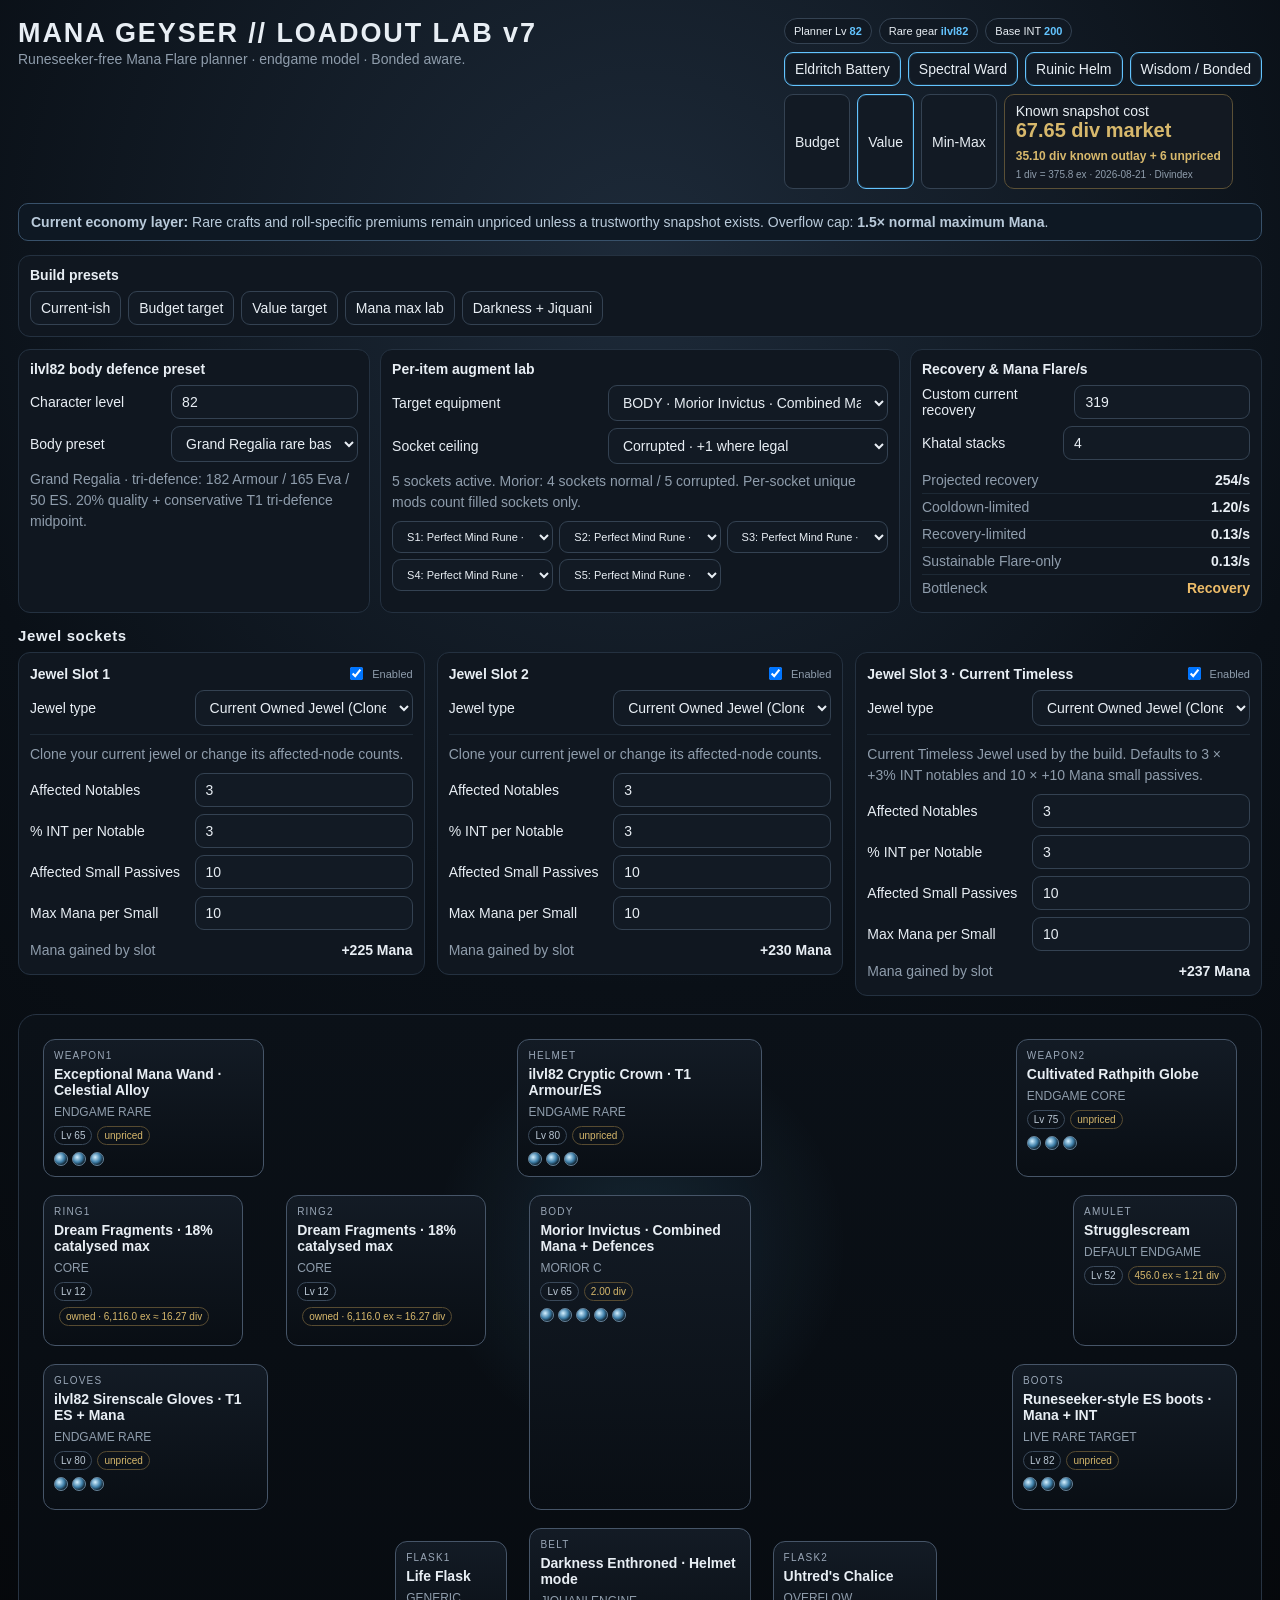
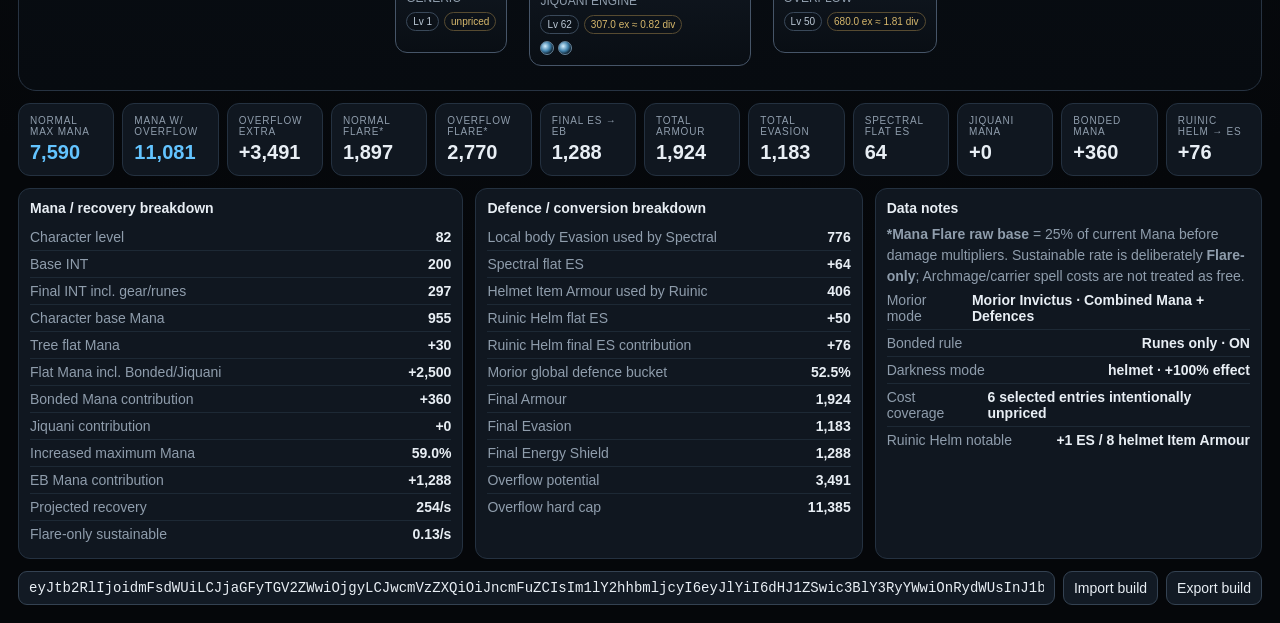
<file: site/index.html>
<!doctype html>
<html lang="en">
<head>
<meta charset="utf-8"><meta name="viewport" content="width=device-width,initial-scale=1">
<title>Mana Geyser Loadout Lab v7</title>
<link rel="stylesheet" href="v7.css?v=20260822-1">
<link rel="stylesheet" href="v7-jewel-ui.css?v=20260822-1">
<link rel="stylesheet" href="v7-stage-layout.css?v=20260822-1">
</head>
<body>
<div class="app">
<div class="top"><div><h1>MANA GEYSER // LOADOUT LAB v7</h1><div class="sub">Runeseeker-free Mana Flare planner · endgame model · Bonded aware.</div></div><div><div class="badges"><span class="badge">Planner Lv <b id="levelBadge">82</b></span><span class="badge">Rare gear <b>ilvl82</b></span><span class="badge">Base INT <b>200</b></span></div><div style="height:8px"></div><div class="controls" id="mechanics"></div><div style="height:8px"></div><div class="controls"><button class="pill" data-mode="budget">Budget</button><button class="pill on" data-mode="value">Value</button><button class="pill" data-mode="minmax">Min-Max</button><div class="cost" id="costBox">Known snapshot cost<br><b id="costOut">—</b><div class="market" id="marketStamp"></div></div></div></div></div>
<div class="notice"><b>Current economy layer:</b> Rare crafts and roll-specific premiums remain unpriced unless a trustworthy snapshot exists. Overflow cap: <b>1.5× normal maximum Mana</b>.</div>
<div class="panel" style="margin-bottom:10px"><h3>Build presets</h3><div class="presetButtons"><button class="btn" data-buildpreset="current">Current-ish</button><button class="btn" data-buildpreset="budget">Budget target</button><button class="btn" data-buildpreset="value">Value target</button><button class="btn" data-buildpreset="manaMax">Mana max lab</button><button class="btn" data-buildpreset="darkness">Darkness + Jiquani</button></div></div>
<div class="labgrid"><div class="panel"><h3>ilvl82 body defence preset</h3><div class="field"><span>Character level</span><input id="charLevel" type="number" min="1" max="100" value="82"></div><div class="field"><span>Body preset</span><select id="preset"><option value="pureES">Pure ES · Vile Robe</option><option value="evaES">Evasion/ES · Sleek Jacket</option><option value="armourES">Armour/ES · Wolfskin Mantle</option><option value="armourEva">Armour/Evasion · Death Mail</option><option value="pureEva">Pure Evasion · Slipstrike Vest</option><option value="pureArmour">Pure Armour · Soldier Cuirass</option><option value="tri">Tri-defence · Sacrificial Regalia</option><option value="grand">Grand Regalia rare base</option></select></div><div class="small" id="presetNote"></div></div><div class="panel"><h3>Per-item augment lab</h3><div class="field"><span>Target equipment</span><select id="augmentTarget"></select></div><div class="field"><span>Socket ceiling</span><select id="socketMode"><option value="normal">Max without corruption</option><option value="corrupted">Corrupted · +1 where legal</option></select></div><div class="field" id="darknessEffectRow" style="display:none"><span>Darkness augment effect</span><select id="darknessEffect"><option value="50">50%</option><option value="75" selected>75%</option><option value="100">100%</option></select></div><div class="small" id="socketNote"></div><div class="runeslots" id="runeSlots"></div></div><div class="panel"><h3>Recovery & Mana Flare/s</h3><div class="field"><span>Custom current recovery</span><input id="customRecovery" type="number" min="0" value="319"></div><div class="field"><span>Khatal stacks</span><input id="khatalStacks" type="number" min="0" max="8" value="0"></div><div class="row"><span>Projected recovery</span><b id="recoveryOut">—</b></div><div class="row"><span>Cooldown-limited</span><b id="cooldownRate">—</b></div><div class="row"><span>Recovery-limited</span><b id="recoveryRate">—</b></div><div class="row"><span>Sustainable Flare-only</span><b id="flareRate">—</b></div><div class="row"><span>Bottleneck</span><b id="bottleneck">—</b></div></div></div>
<div class="stage" id="stage"></div><div class="stats"><div class="stat mana"><div class="k">Normal Max Mana</div><div class="v" id="mana"></div></div><div class="stat mana"><div class="k">Mana w/ Overflow</div><div class="v" id="overflowTotal"></div></div><div class="stat"><div class="k">Overflow Extra</div><div class="v" id="overflow"></div></div><div class="stat"><div class="k">Normal Flare*</div><div class="v" id="flareHit"></div></div><div class="stat"><div class="k">Overflow Flare*</div><div class="v" id="overflowHit"></div></div><div class="stat"><div class="k">Final ES → EB</div><div class="v" id="es"></div></div><div class="stat"><div class="k">Total Armour</div><div class="v" id="armour"></div></div><div class="stat"><div class="k">Total Evasion</div><div class="v" id="evasion"></div></div><div class="stat"><div class="k">Spectral Flat ES</div><div class="v" id="spectralEs"></div></div><div class="stat"><div class="k">Jiquani Mana</div><div class="v" id="jiquaniMana"></div></div><div class="stat"><div class="k">Bonded Mana</div><div class="v" id="bondedMana"></div></div><div class="stat"><div class="k">Ruinic Helm → ES</div><div class="v" id="ward"></div></div></div>
<div class="details"><div class="panel"><h3>Mana / recovery breakdown</h3><div id="breakdown"></div></div><div class="panel"><h3>Defence / conversion breakdown</h3><div id="defBreakdown"></div></div><div class="panel"><h3>Data notes</h3><div id="notes"></div></div></div><div class="codebar"><input id="buildCode"><button class="btn" id="importBtn">Import build</button><button class="btn" id="exportBtn">Export build</button></div></div>
<div class="drawerBackdrop" id="drawerBackdrop"></div><div class="drawer" id="drawer"><div class="drawerhead"><h2 id="dt">Equipment</h2><button type="button" class="btn" id="closeDrawer">Close</button></div><div class="small" id="ds"></div><div id="gearList"></div></div>
<script src="v7-data.js?v=20260822-1"></script><script src="v7-live-data.js?v=20260822-1"></script><script src="v7-market.js?v=20260822-1"></script><script src="v7-app.js?v=20260822-1"></script><script src="v7-fixes.js?v=20260822-1"></script><script src="v7-default-build.js?v=20260822-1"></script><script src="v7-jewels-unified.js?v=20260822-1"></script><script src="v7-jewel3-current.js?v=20260822-1"></script><script src="v7-jewel-visibility.js?v=20260822-1"></script><script src="v7-ruinic-helm.js?v=20260822-1"></script>
</body></html>
</file>
<file: site/v7.css>
:root{--bg:#06090d;--panel:#101720;--panel2:#0b1118;--line:#344252;--line2:#243140;--mana:#63c4ff;--text:#e8eef4;--muted:#8f9dac;--gold:#d7b86c;--good:#82d7a1;--warn:#edbc68;--bad:#ef8787;--purple:#bf96ff}
*{box-sizing:border-box}body{margin:0;background:radial-gradient(circle at 50% 12%,#1d2a39 0,#0a1017 35%,#05070a 78%);color:var(--text);font:14px Inter,Segoe UI,Arial,sans-serif}.app{max-width:1520px;margin:auto;padding:18px}.top{display:flex;justify-content:space-between;gap:18px;align-items:flex-start}.top h1{font-size:27px;letter-spacing:.07em;margin:0}.sub,.small{color:var(--muted);line-height:1.5}.badges,.controls,.presetButtons{display:flex;gap:7px;flex-wrap:wrap}.badge{border:1px solid var(--line);background:#111923;border-radius:999px;padding:6px 9px;font-size:11px}.badge b{color:var(--mana)}button,select,input{font:inherit}.btn,.pill,select,input{border:1px solid var(--line);background:#121a24;color:var(--text);padding:8px 10px;border-radius:9px}.btn,.pill{cursor:pointer}.pill.on{border-color:var(--mana);box-shadow:0 0 0 1px #63c4ff22 inset}.cost{border:1px solid #5b5036;background:#131922;border-radius:10px;padding:8px 11px;min-width:200px}.cost b{font-size:20px;color:var(--gold)}.cost.over b{color:var(--bad)}.market{font-size:10px;color:var(--muted);margin-top:4px}.notice{margin:14px 0;padding:10px 12px;border:1px solid #38516a;background:#0e1823;border-radius:10px;color:#b9cada}.labgrid{display:grid;grid-template-columns:1.05fr 1.55fr 1.05fr;gap:10px;margin:12px 0}.panel,.stat{background:var(--panel);border:1px solid var(--line2);border-radius:12px;padding:11px}.panel h3{margin:0 0 8px;font-size:14px}.field{display:flex;justify-content:space-between;gap:10px;align-items:center;margin:7px 0}.field select,.field input{max-width:280px;width:57%}.runeslots{display:grid;grid-template-columns:repeat(3,minmax(0,1fr));gap:6px;margin-top:8px}.runeslots select{width:100%;min-width:0;font-size:11px}.row{display:flex;justify-content:space-between;gap:12px;padding:5px 0;border-bottom:1px solid #1d2935}.row:last-child{border-bottom:0}.row span:first-child{color:var(--muted)}
.jewelSection{margin:14px 0 18px}.jewelTitle{margin:0 0 8px;font-size:15px;letter-spacing:.04em}.jewelGrid{display:grid;grid-template-columns:1fr 1fr;gap:12px}.jewelPanel{min-width:0}.jewelHead{display:flex;align-items:center;justify-content:space-between;gap:12px}.jewelHead h3{margin:0}.jewelEnable{font-size:11px;color:var(--muted);display:flex;align-items:center;gap:6px}.jewelEnable input{width:auto}.jewelModeFields{border-top:1px solid #1d2935;margin-top:8px;padding-top:7px}.jewelPanel .field input,.jewelPanel .field select{max-width:260px}.jewelPanel .small{margin:2px 0 8px}
.stage{display:grid;grid-template-columns:repeat(5,minmax(150px,1fr));grid-template-areas:"weapon1 helmet helmet helmet weapon2" "ring1 ring2 body amulet amulet" "gloves gloves body boots boots" ". belt belt belt ." "flask1 flask1 . flask2 flask2";gap:18px 22px;padding:24px;min-height:650px;border:1px solid #273342;border-radius:18px;background:radial-gradient(circle at 50% 34%,rgba(99,196,255,.12),transparent 27%),linear-gradient(180deg,#0b1118,#070b10)}.slot{min-height:112px;border:1px solid #465568;background:linear-gradient(#131b25,#090e14);border-radius:12px;padding:10px;cursor:pointer;z-index:2;overflow:hidden;transition:.15s}.slot:hover{border-color:var(--mana);transform:translateY(-1px)}.weapon1{grid-area:weapon1}.weapon2{grid-area:weapon2}.helmet{grid-area:helmet;max-width:245px;justify-self:center}.amulet{grid-area:amulet;max-width:230px;justify-self:end}.ring1{grid-area:ring1;max-width:200px}.ring2{grid-area:ring2;max-width:200px}.body{grid-area:body;min-height:315px;max-width:260px;justify-self:center}.gloves{grid-area:gloves;max-width:225px}.boots{grid-area:boots;max-width:225px;justify-self:end}.belt{grid-area:belt;max-width:250px;justify-self:center}.flask1{grid-area:flask1;max-width:215px;justify-self:center}.flask2{grid-area:flask2;max-width:215px;justify-self:center}.label{font-size:10px;letter-spacing:.12em;color:#9aa7b7}.name{font-weight:800;margin-top:5px}.meta{font-size:12px;color:var(--muted);margin-top:6px;line-height:1.35}.lvl{display:inline-block;margin-top:6px;padding:3px 6px;border:1px solid #3a495a;border-radius:999px;font-size:10px;color:#bac7d4}.priceTag{display:inline-block;margin:6px 0 0 5px;padding:3px 6px;border:1px solid #574b31;border-radius:999px;font-size:10px;color:var(--gold)}.augdots{display:flex;gap:4px;margin-top:7px;flex-wrap:wrap}.dot{width:14px;height:14px;border-radius:50%;background:radial-gradient(circle at 35% 35%,#d4f0ff,#3f80aa 45%,#102433 72%);border:1px solid #66839a}.dot.empty{background:#111922;border-color:#394653}.stats{display:grid;grid-template-columns:repeat(12,minmax(0,1fr));gap:8px;margin-top:12px}.k{font-size:10px;text-transform:uppercase;letter-spacing:.08em;color:var(--muted)}.v{font-size:20px;font-weight:800;margin-top:4px}.mana .v{color:var(--mana)}.good{color:var(--good)}.warn{color:var(--warn)}.bad{color:var(--bad)}.purple{color:var(--purple)}.details{display:grid;grid-template-columns:1.15fr 1fr 1fr;gap:12px;margin-top:12px}.codebar{display:flex;gap:8px;margin-top:12px}.codebar input{flex:1;font-family:ui-monospace,Consolas,monospace}.drawerBackdrop{position:fixed;inset:0;background:rgba(0,0,0,.5);opacity:0;pointer-events:none;transition:.18s;z-index:29}.drawerBackdrop.on{opacity:1;pointer-events:auto}.drawer{position:fixed;right:0;top:0;width:min(540px,96vw);height:100vh;background:#0a1017;border-left:1px solid #344252;padding:18px;overflow:auto;transform:translateX(100%);transition:.2s;z-index:30}.drawer.open{transform:none}.drawerhead{display:flex;justify-content:space-between;align-items:center;gap:12px;position:sticky;top:-18px;background:#0a1017;padding:18px 0 10px;z-index:2}.drawerhead h2{margin:0}.gear{border:1px solid #303d4b;background:#101721;border-radius:11px;padding:11px;margin:9px 0;cursor:pointer}.gear:hover{border-color:#5d89b0}.gearTop{display:flex;justify-content:space-between;gap:10px}.price{color:var(--gold);white-space:nowrap}.desc{font-size:12px;color:var(--muted);margin-top:6px;line-height:1.42}.tag{display:inline-block;font-size:10px;border:1px solid #405166;border-radius:999px;padding:2px 6px;margin-top:5px;color:var(--warn)}.tag.current{color:var(--good)}.source{font-size:10px;color:#758495;margin-top:5px}.delta{margin-top:8px;border-top:1px solid #23303d;padding-top:8px;font-size:11px}.delta b{color:var(--mana)}
@media(max-width:1150px){.top{flex-direction:column}.labgrid{grid-template-columns:1fr}.jewelGrid{grid-template-columns:1fr}.stage{grid-template-columns:1fr 1fr;grid-template-areas:"helmet helmet" "weapon1 weapon2" "ring1 ring2" "amulet amulet" "body body" "gloves boots" "belt belt" "flask1 flask2";min-height:auto}.stats{grid-template-columns:repeat(2,1fr)}.details{grid-template-columns:1fr}.runeslots{grid-template-columns:1fr 1fr}}
</file>
<file: site/v7-jewel-ui.css>
.jewelGrid{display:grid;grid-template-columns:repeat(3,minmax(0,1fr));gap:12px;align-items:start}.jewelPanel{min-width:0}.jewelModeFields{display:none}.jewelModeFields.active{display:block}@media(max-width:900px){.jewelGrid{grid-template-columns:1fr}}
</file>
<file: site/v7-stage-layout.css>
.stage{grid-template-areas:"weapon1 helmet helmet helmet weapon2" "ring1 ring2 body amulet amulet" "gloves gloves body boots boots" ". flask1 belt flask2 ."}
.stage .flask1{justify-self:end;align-self:center}
.stage .belt{justify-self:center;align-self:center}
.stage .flask2{justify-self:start;align-self:center}
@media(max-width:1150px){.stage{grid-template-columns:1fr 1fr;grid-template-areas:"helmet helmet" "weapon1 weapon2" "ring1 ring2" "amulet amulet" "body body" "gloves boots" "belt belt" "flask1 flask2"}.stage .flask1,.stage .flask2,.stage .belt{justify-self:center;align-self:center}}
</file>
